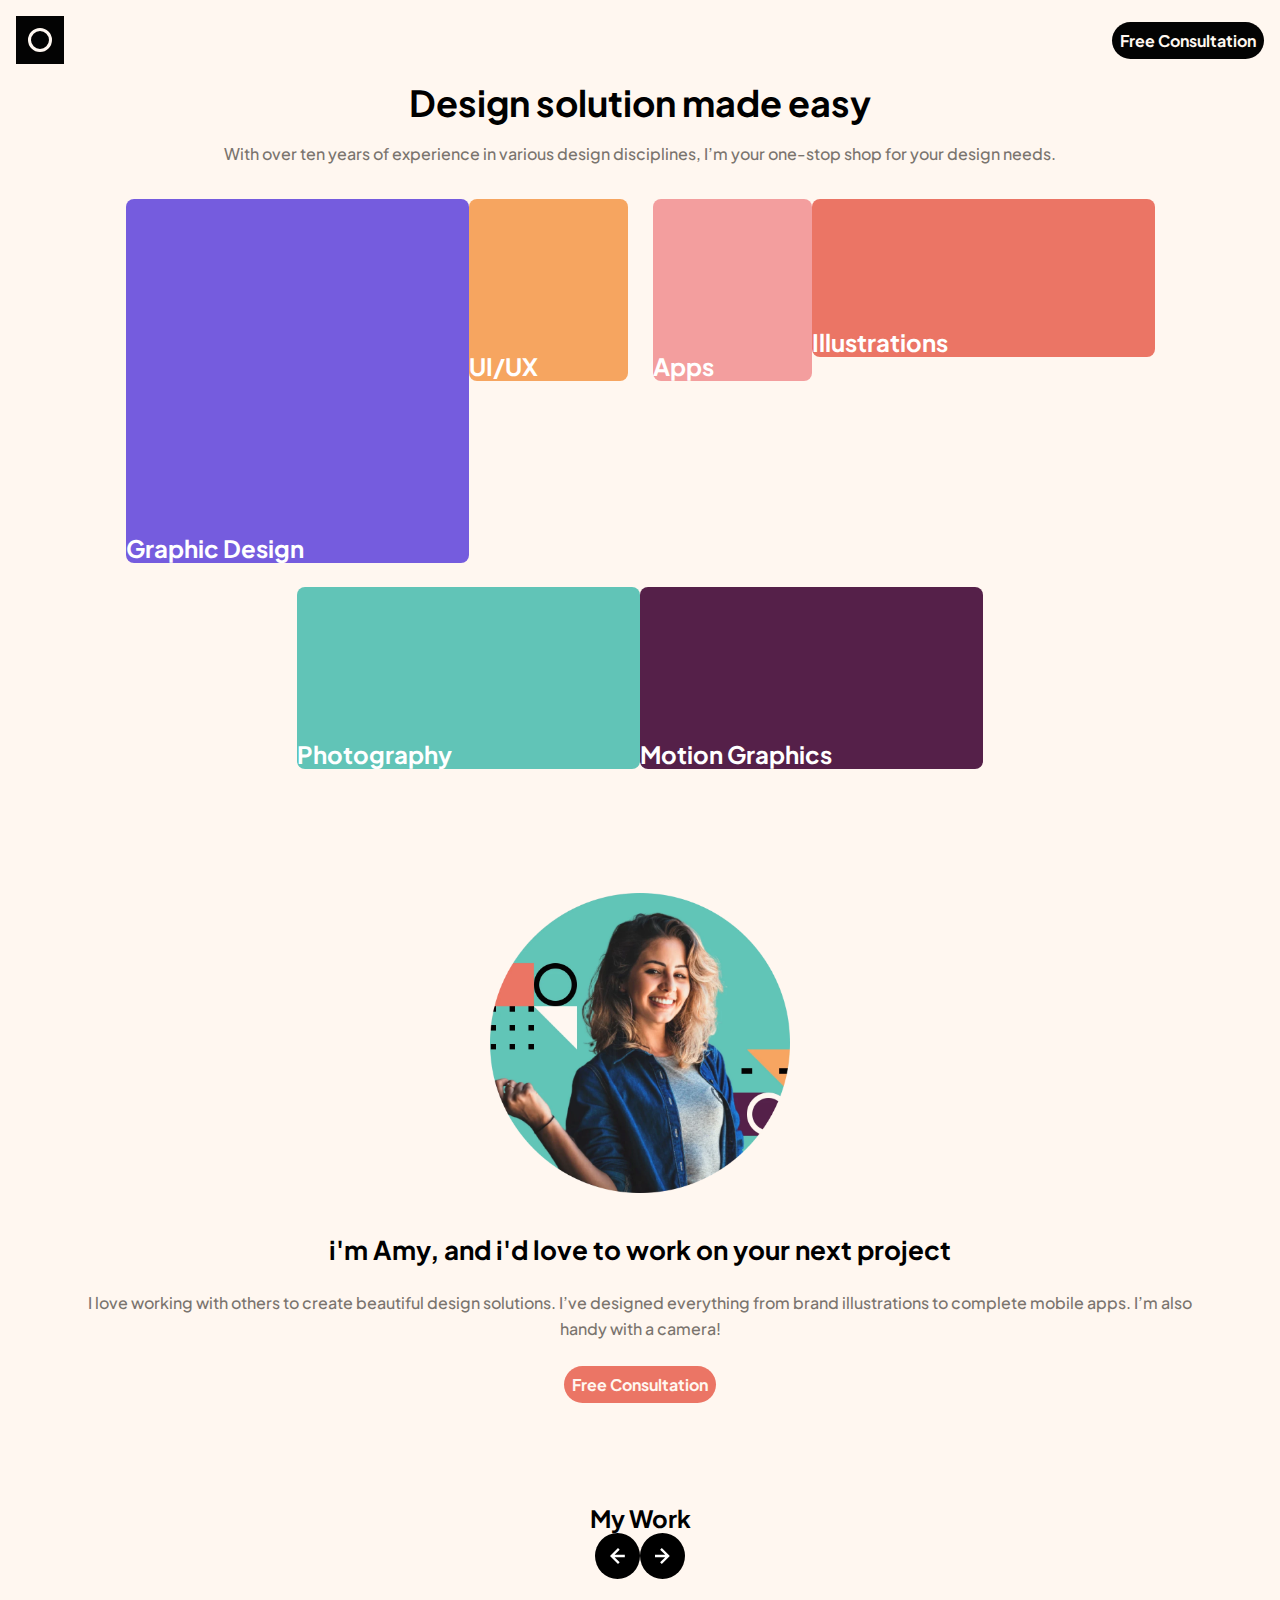
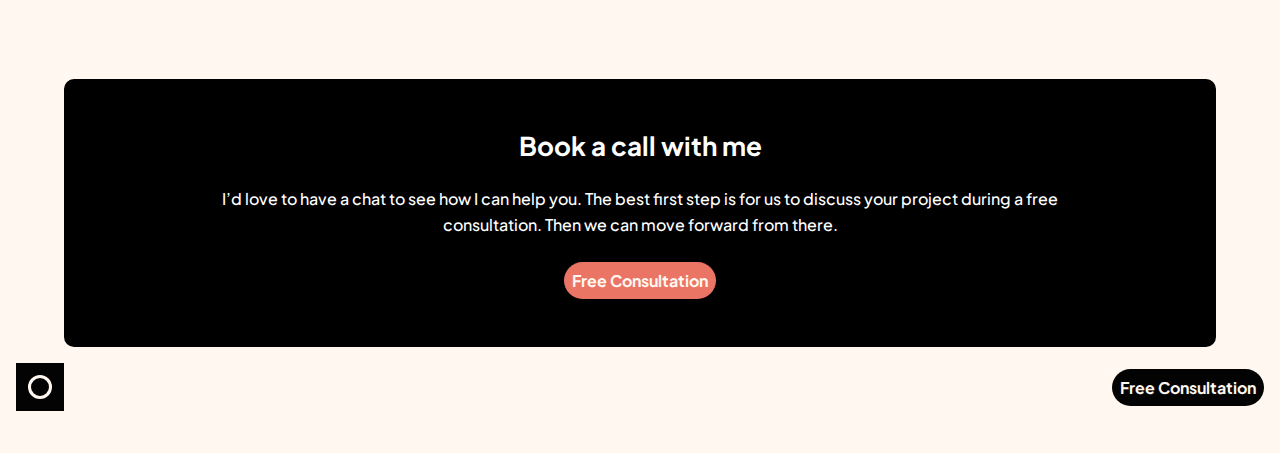
<file: index.html>
<!DOCTYPE html>
<html lang="fr">

<head>
  <meta charset="UTF-8">
  <link rel="icon" type="image/svg+xml" href="/vite.svg">
  <meta name="viewport" content="width=device-width, initial-scale=1.0">
  <link rel="stylesheet" href="syle.css">
  <meta name="description" content="dising">
  <title>dising</title>
</head>

<body>
  <header>
    <nav>
      <img id="logoA" src="assets/logo.svg" alt="rond_logo">
      <a href="#">Free Consultation</a>
    </nav>
  </header>
  <main>
    <article>
      <h1>Design solution made easy</h1>
      <p class="text1">With over ten years of experience in various design disciplines, I’m your one-stop shop for your
        design needs.
      </p>
    </article>
    <section id="cardcontent">
      <article id="card1">
        <!-- <img class="imgraphic" src="assets/pattern-graphic-design.svg" alt="graphique-design-image"> -->
        <h2 class="card_text">Graphic Design</h2>
      </article>
      <article id="card2">
        <!-- <img class="card2e3" src="assets/pattern-ui-ux.svg" alt="ui-ux-image"> -->
        <h2 class="card_text">UI/UX</h2>
      </article>
      <article id="card3">
        <!-- <img class="card2e3" src="assets/pattern-apps.svg" alt="pattern-image"> -->
        <h2 class="card_text">Apps</h2>
      </article>
      <article id="card4">
        <!-- <img class="auser" src="assets/pattern-illustrations.svg" alt="illustration-image"> -->
        <h2 class="card_text">Illustrations</h2>
      </article>
      <article id="card5">
        <!-- <img class="auser" src="assets/pattern-photography.svg" alt="photography-image"> -->
        <h2 class="card_text">Photography</h2>
      </article>
      <article id="card6">
        <!-- <img class="auser" src="assets/pattern-motion-graphics.svg" alt="motion-graphics-image"> -->
        <p class="card_text">Motion Graphics</p>
      </article>
    </section>
    <article id="sectionamy">
      <img id="amyimg" src="assets/image-amy.webp" alt="image-amy-web">
      <h2 class="amytitre">i'm Amy, and i'd love to work on your next project</h2>
      <p class="textamy">I love working with others to create beautiful design solutions. I’ve designed everything from
        brand
        illustrations to complete mobile apps. I’m also handy with a camera!</p>
      <a class="btnamy" href="#">Free Consultation</a>
    </article>
    <article class="articlemywork">
      <h2 class="mywork">My Work</h2>
      <!-- <img src="assets/image-slide-1.jpg" alt="">
      <img src="assets/image-slide-2.jpg" alt="">
      <img src="assets/image-slide-3.jpg" alt="">
      <img src="assets/image-slide-4.jpg" alt="">
      <img src="assets/image-slide-5.jpg" alt=""> -->
      <section class="btncontent">
        <button class="btnd"><img src="assets/icon-arrow-left.svg" alt="fléche-droit-img"></button>
        <button class="btng"><img src="assets/icon-arrow-right.svg" alt="fléche-gauche-img"></button>
      </section>

    </article>
    <article class="articlebook">
      <section class="blackcadre">
        <h2 class="titrebook">Book a call with me</h2>
        <p class="textbook">I’d love to have a chat to see how I can help you. The best first step is for us to discuss
          your project
          during
          a free consultation. Then we can move forward from there.</p>
        <a class="btnbook" href="#">Free Consultation</a>
      </section>
    </article>
  </main>
  <footer>
    <nav>
      <img id="logoB" src="assets/logo.svg" alt="rond_logo">
      <a class="btnf" href="#">Free Consultation</a>
    </nav>
  </footer>
</body>

</html>
</file>
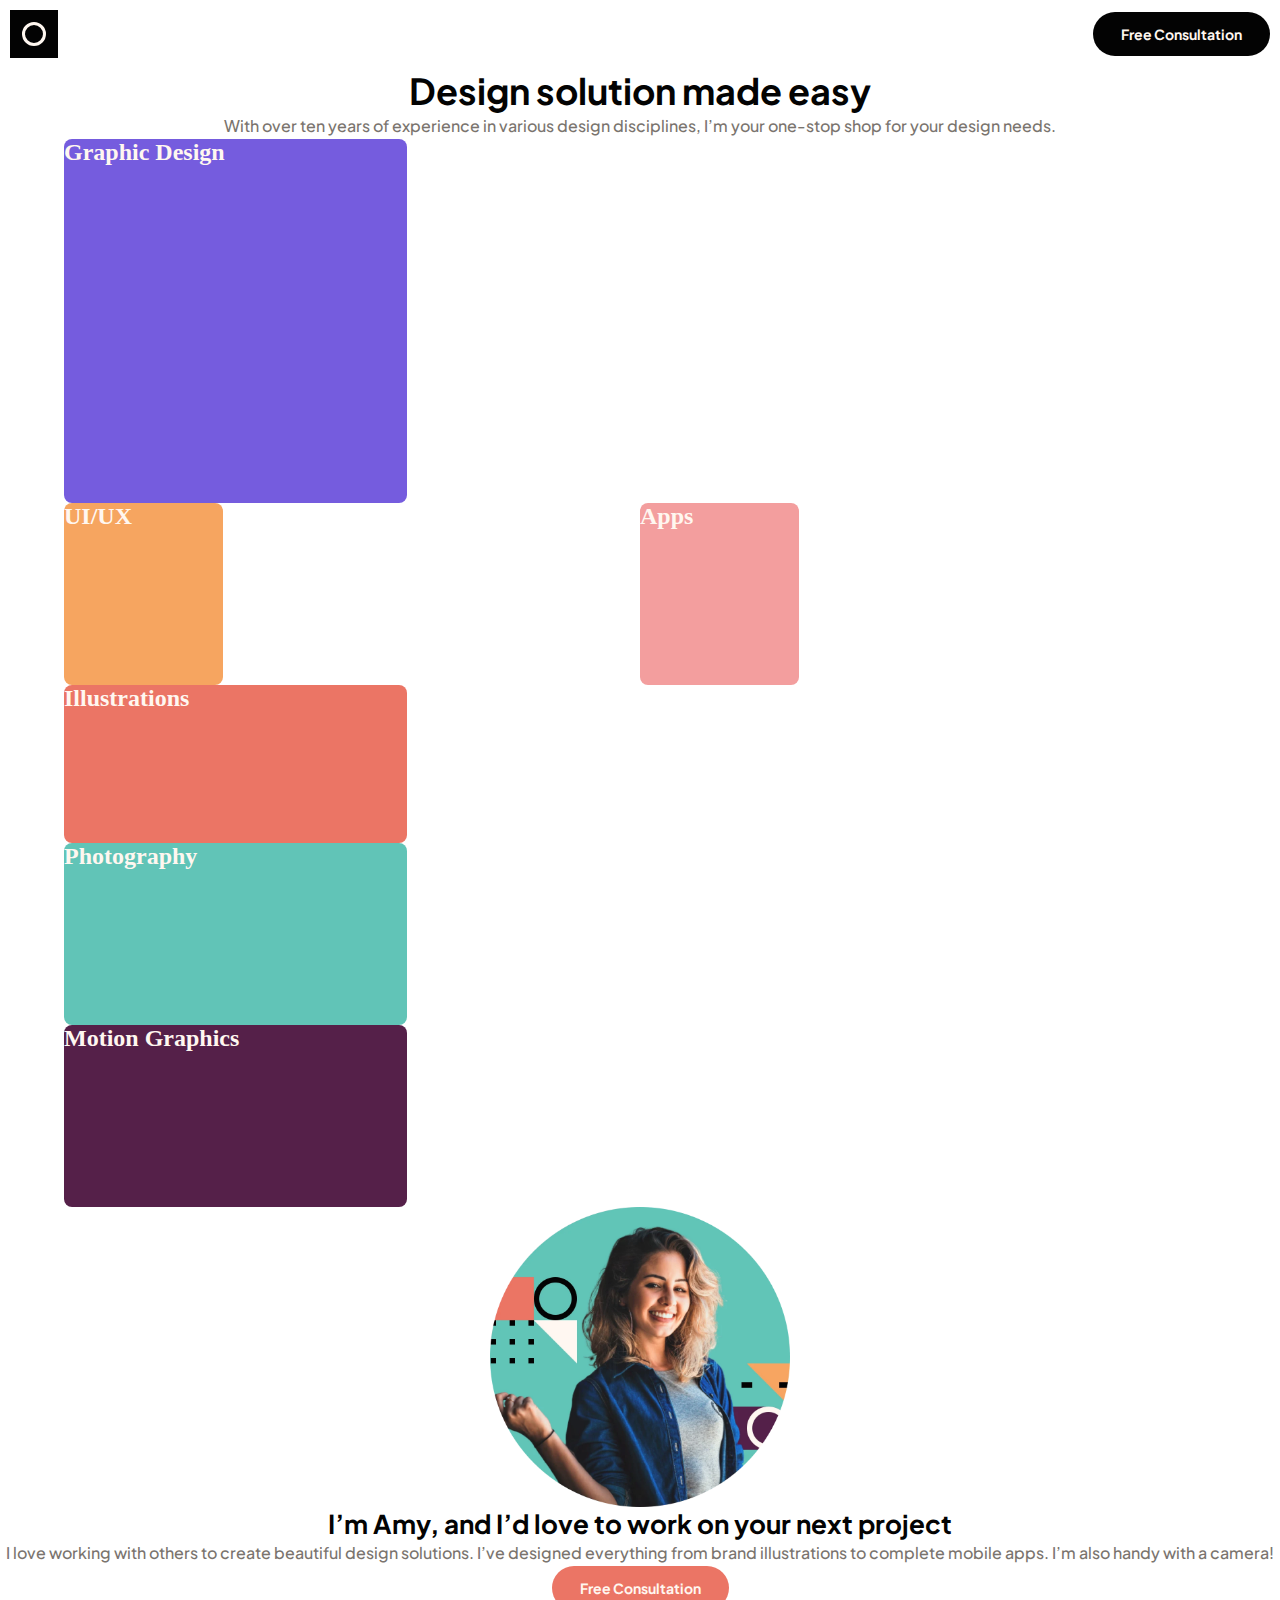
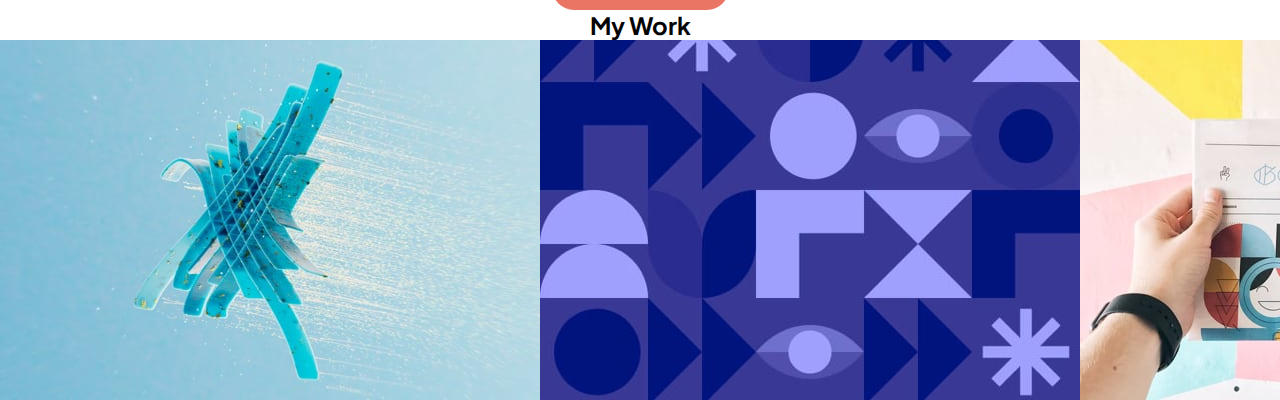
<file: clean.html>
<!DOCTYPE html>
<html lang="en">

<head>
    <meta charset="UTF-8">
    <meta http-equiv="X-UA-Compatible" content="IE=edge">
    <meta name="viewport" content="width=device-width, initial-scale=1.0">
    <link rel="stylesheet" href="clearstyle.Css">
    <meta name="description" content="">
    <title>single-page-design</title>
</head>

<body>
    <header>
        <nav>
            <img class="logoA" src="assets/logo.svg" alt="rond_logo">
            <a href="#">Free Consultation</a>
        </nav>
    </header>
    <main>
        <article>
            <h1>Design solution made easy</h1>
            <p class="TheOneText">With over ten years of experience in various design disciplines, I’m your one-stop
                shop for
                your
                design needs.
            </p>
            <section class="cardsec">
                <div class="grid">
                    <article class="card1">
                        <h2>Graphic Design</h2>
                    </article>
                    <article class="card2">
                        <h2>UI/UX</h2>
                    </article>
                    <article class="card3">
                        <h2>Apps</h2>
                    </article>
                    <article class="card4">
                        <h2>Illustrations</h2>
                    </article>
                    <article class="card5">
                        <h2>Photography</h2>
                    </article>
                    <article class="card6">
                        <h2>Motion Graphics</h2>
                    </article>
                </div>
            </section>
        </article>
        <article class="amyart">
            <img class="amyimg" src="assets/image-amy.webp" alt="/">
            <h2 class="amytitre">I’m Amy, and I’d love to work on your next project</h2>
            <p>I love working with others to create beautiful design solutions. I’ve designed everything from
                brand
                illustrations to complete mobile apps. I’m also handy with a camera!
            </p>
            <a class="amybtn" href="#">Free Consultation</a>
        </article>
        <article class="MyWorkart">
            <h2 class="MyWorktitel">My Work</h2>
            <div class="slider">
                <div class="content">
                    <img src="assets/image-slide-1.jpg" alt="/">
                    <img src="assets/image-slide-2.jpg" alt="/">
                    <img src="assets/image-slide-3.jpg" alt="/">
                    <img src="assets/image-slide-4.jpg" alt="/">
                    <img src="assets/image-slide-5.jpg" alt="/">
                </div>
            </div>
        </article>
    </main>
    <footer></footer>
</body>

</html>
</file>
<file: syle.css>
@import url('https://fonts.googleapis.com/css2?family=Plus+Jakarta+Sans:wght@200&display=swap');

* {
    margin: 0;
    padding: 0;
}

body {
    width: 100vw;
    height: 100vh;
    background-color: #FFF7F0;
}

a {
    font-family: 'Plus Jakarta Sans', sans-serif;
    font-size: 16px;
    font-weight: 700;
    padding: 8px;
    background: #030303;
    border-radius: 50px;
    text-decoration: none;
    color: #FFF7F0;
}

p {
    font-family: 'Plus Jakarta Sans', sans-serif;
    color: #7A746E;
    font-size: 16px;
    font-weight: 500;
    line-height: 26px;
}

nav {
    margin: 16px;
    display: flex;
    justify-content: center;
    align-items: center;
    justify-content: space-between;
}

#logoA {
    width: 48px;
    height: 48px;
}

#logoB {
    width: 48px;
    height: 48px;
}

h1 {
    font-family: 'Plus Jakarta Sans', sans-serif;
    margin: 16px;
    font-size: 36px;
    line-height: 45px;
    text-align: center;
    max-lines: 45px;
}

.text1 {
    margin-top: 16px;
    margin-bottom: 32px;
    text-align: center;
}

.card_text {
    font-family: 'Plus Jakarta Sans', sans-serif;
    font-weight: 700;
    font-size: 24px;
    line-height: 30px;
    color: #FFFFFF;
    display: inline;
}

#cardcontent {
    display: flex;
    flex-wrap: wrap;
    justify-content: center;
}

#card1 {
    display: flex;
    align-items: flex-end;
    width: 343px;
    height: 364px;
    background-color: #755CDE;
    border-radius: 8px;
    margin-bottom: 24px;
    /* background-image: url(/assets/pattern-graphic-design.svg);
    background-repeat: no-repeat;
    background-position: 90% 10%; */
}

#card2 {
    display: flex;
    align-items: flex-end;
    width: 159px;
    height: 182px;
    background: #F6A560;
    border-radius: 8px;
    margin-right: 25px;
    /* background-image: url(assets/pattern-ui-ux.svg);
    background-repeat: no-repeat;
    background-position: 90% 10%; */
}

#card3 {
    display: flex;
    align-items: flex-end;
    width: 159px;
    height: 182px;
    background: #F39E9E;
    border-radius: 8px;
    margin-bottom: 24px;
    /* background-image: url(assets/pattern-apps.svg);
    background-repeat: no-repeat;
    background-position: 90% 10%; */
}

#card4 {
    display: flex;
    align-items: flex-end;
    width: 343px;
    height: 158px;
    background: #EB7565;
    border-radius: 8px;
    margin-bottom: 24px;
    /* background-image: url(assets/pattern-illustrations.svg);
    background-repeat: no-repeat;
    background-position: 90% 10%; */
}

#card5 {
    display: flex;
    align-items: flex-end;
    width: 343px;
    height: 182px;
    background: #61C4B7;
    border-radius: 8px;
    margin-bottom: 24px;
    /* background-image: url(assets/pattern-photography.svg);
    background-repeat: no-repeat;
    background-position: 90% 10%; */
}

#card6 {
    display: flex;
    align-items: flex-end;
    width: 343px;
    height: 182px;
    background: #552049;
    border-radius: 8px;
    /* background-image: url(assets/pattern-motion-graphics.svg);
    background-repeat: no-repeat;
    background-position: 90% 10%; */
}

#sectionamy {
    display: flex;
    flex-wrap: wrap;
    justify-content: center;
    align-items: center;
    text-align: center;
}

#amyimg {
    width: 300px;
    height: 300px;
    margin-bottom: 40px;
    margin-top: 100px;
}

.amytitre {
    font-family: 'Plus Jakarta Sans', sans-serif;
    font-weight: 700;
    font-size: 26px;
    line-height: 33px;
    text-align: center;
    margin-bottom: 24px;
    width: 90%;
}

.textamy {
    margin-bottom: 24px;
    width: 90%;
}

.btnamy {
    background: #EB7565;
    margin-bottom: 100px;
}

.mywork {
    font-family: 'Plus Jakarta Sans', sans-serif;
    color: black;
    font-weight: 700;
    font-size: 24px;
    line-height: 30px;
    text-align: center;
}


.btnd {
    display: flex;
    justify-content: center;
    align-items: center;
    background-color: black;
    border-radius: 50%;
    padding: 15px;
    border: none;
}

.btncontent {
    display: flex;
    justify-content: center;
    margin-bottom: 100px;
}

.btng {
    border: none;
    display: flex;
    justify-content: center;
    align-items: center;
    background-color: black;
    border-radius: 50%;
    padding: 15px;
}

.articlebook {
    display: flex;
    flex-wrap: wrap;
    justify-content: center;
    align-items: center;
}

.blackcadre {
    display: flex;
    flex-wrap: wrap;
    flex-direction: column;
    justify-content: center;
    align-items: center;
    border-radius: 10px;
    background-color: black;
    width: 90%;

}

.titrebook {
    font-family: 'Plus Jakarta Sans', sans-serif;
    font-weight: 700;
    margin-top: 50px;
    margin-bottom: 24px;
    font-size: 26px;
    line-height: 33px;
    text-align: center;
    color: white;
}

.textbook {
    font-family: 'Plus Jakarta Sans', sans-serif;
    font-weight: 500;
    font-size: 16px;
    line-height: 26px;
    margin-bottom: 24px;
    color: white;
    text-align: center;
    width: 80%;
}

.btnbook {
    background: #EB7565;
    margin-bottom: 48px;
}

footer {
    width: 100vw;
    height: 10vh;
}
</file>
<file: clearstyle.Css>
@import url('https://fonts.googleapis.com/css2?family=Plus+Jakarta+Sans:wght@500&display=swap');

* {
    margin: 0;
    padding: 0;
    box-sizing: border-box;
}

body {
    width: 100vw;
    height: 100vh;
    color: #FFF7F0;
    --normal: 'Plus Jakarta Sans', sans-serif;
}

h1 {
    font-family: var(--normal);
    color: #030303;
    font-weight: 700;
    font-size: 36px;
    line-height: 45px;
    text-align: center;
}

p {
    font-family: var(--normal);
    text-align: center;
    font-weight: 500;
    font-size: 16px;
    line-height: 26px;
    color: #7A746E;
}

a {
    text-decoration: none;
    border-radius: 28px;
    color: #FFF7F0;
    background-color: #030303;
    padding: 8px 28px;
    font-family: var(--normal);
    font-weight: 700;
    font-size: 14px;
    line-height: 28px;
}

nav {
    padding: 10px;
    display: flex;
    justify-content: center;
    align-items: center;
    justify-content: space-between;
}

.logoA {
    width: 48px;
    height: 48px;
}

.cardsec {
    display: flex;
    flex-direction: column;
    justify-content: center;
    align-items: center;
}

.grid {
    width: 90%;
    display: grid;
    grid-template-columns: 50% 50%;
    grid-template-rows: auto;
}

.card1 {
    background-image: url(/assets/pattern-graphic-design.svg);
    width: 343px;
    height: 364px;
    background: #755CDE;
    border-radius: 8px;
    grid-column: 1/2;
    grid-row: 1;
}

.card2 {
    width: 159px;
    height: 182px;
    background: #F6A560;
    border-radius: 8px;
    grid-column: 1;
    grid-row: 2;
}

.card3 {
    width: 159px;
    height: 182px;
    background: #F39E9E;
    border-radius: 8px;
    grid-column: 2;
    grid-row: 2;
}

.card4 {
    width: 343px;
    height: 158px;
    background: #EB7565;
    border-radius: 8px;
    grid-column: 1/2;
    grid-row: 3;
}

.card5 {
    width: 343px;
    height: 182px;
    background: #61C4B7;
    border-radius: 8px;
    grid-column: 1/2;
    grid-row: 4;
}

.card6 {
    width: 343px;
    height: 182px;
    background: #552049;
    border-radius: 8px;
    grid-column: 1/2;
    grid-row: 5;
}

.amyart {
    display: flex;
    flex-direction: column;
    justify-content: center;
    align-items: center;
}

.amyimg {
    width: 300px;
    height: 300px;
}

.amytitre {
    display: inline;
    font-family: var(--normal);
    font-weight: 700;
    font-size: 26px;
    line-height: 33px;
    text-align: center;
    color: #030303;
    height: auto;
}

.amybtn {
    background: #EB7565;
}

.MyWorkart {
    display: flex;
    flex-wrap: wrap;
    justify-content: center;
    align-items: center;
}

.MyWorktitel {
    font-family: var(--normal);
    font-weight: 700;
    font-size: 24px;
    line-height: 30px;
    color: #030303;
}

.slider {
    width: 100%;
    overflow: hidden;
}

.content {
    width: 100%;
    display: flex;
    animation: slideranime 10s infinite;
}


@keyframes slideranime {
    0% {
        transform: translateX(0px);
    }

    50% {
        transform: translateX(-540px);
    }

    100% {
        transform: translateX(-540px);
    }
}
</file>
